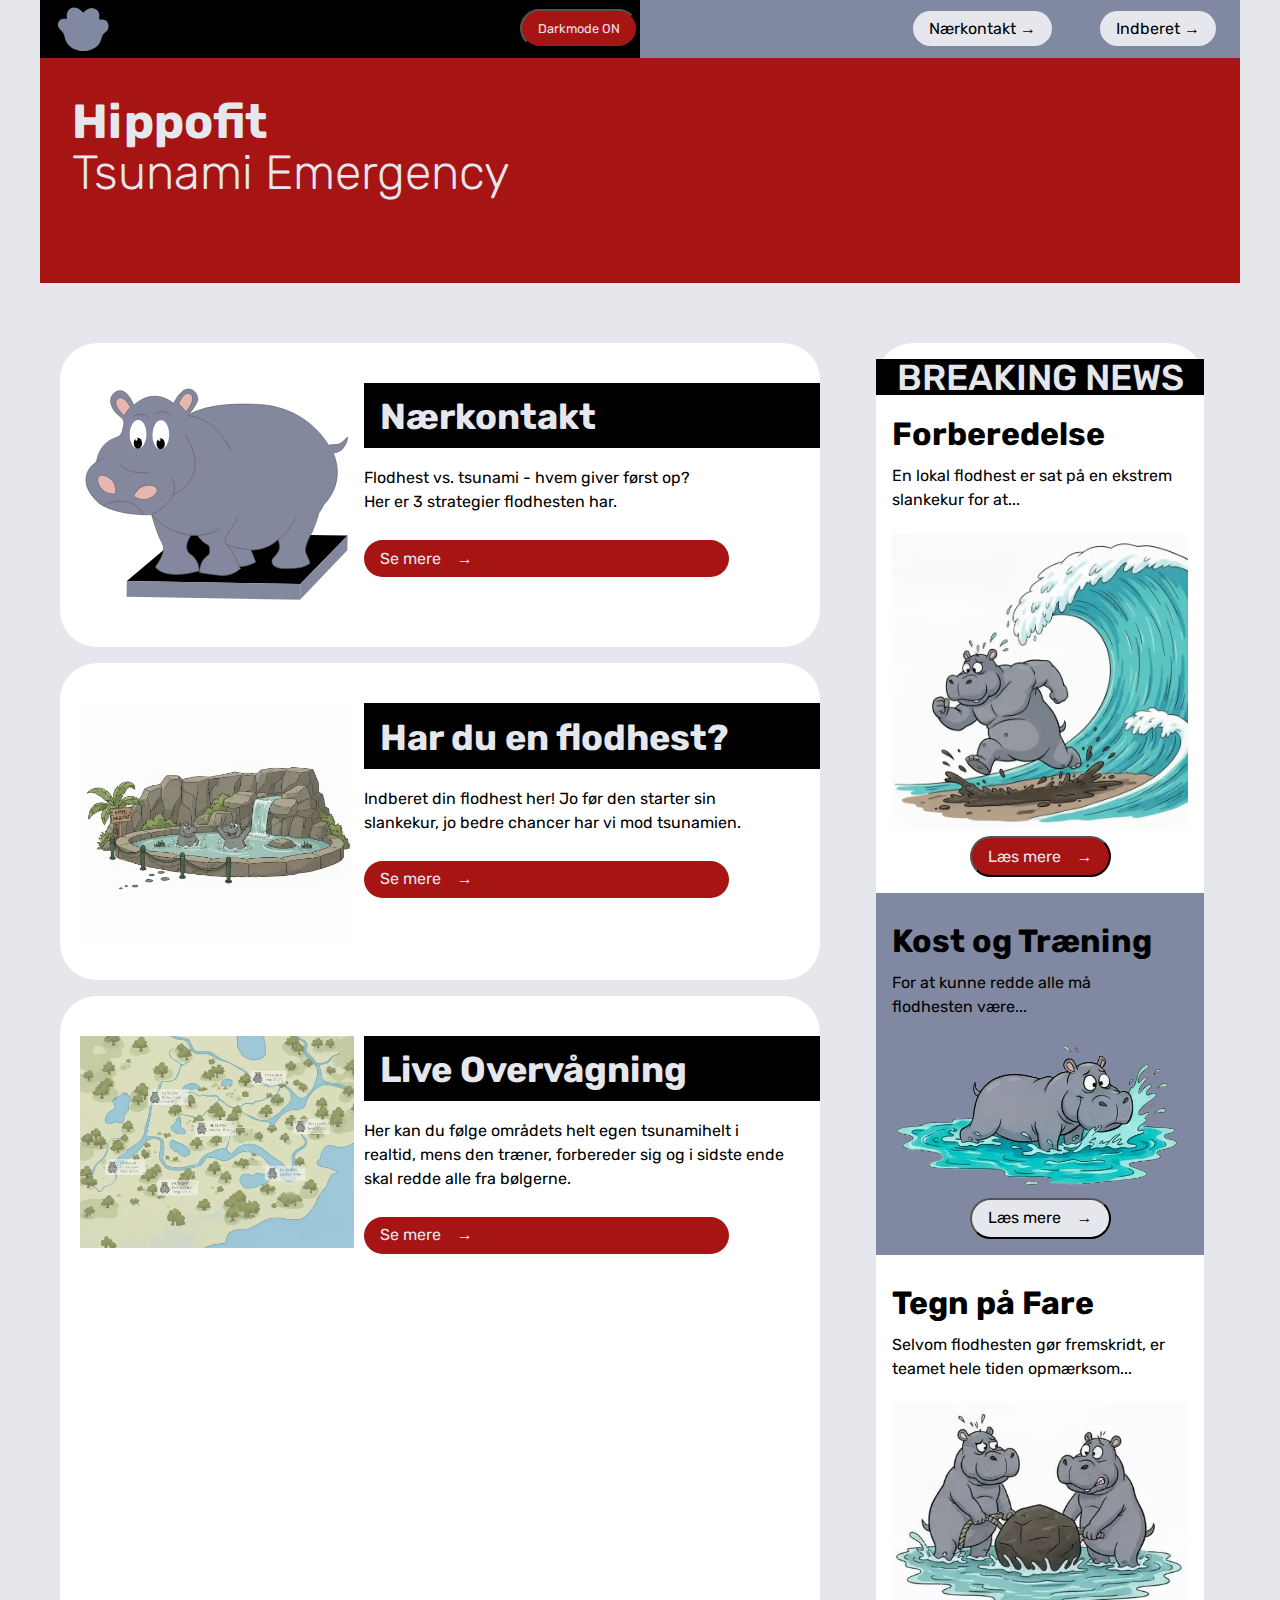
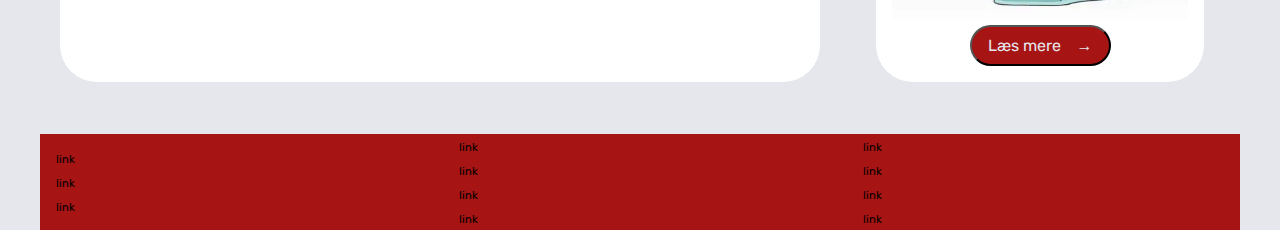
<file: index.html>
<!DOCTYPE html>
<html lang="da">
  <head>
    <meta charset="UTF-8" />
    <meta http-equiv="X-UA-Compatible" content="IE=edge" />
    <meta name="viewport" content="width=device-width, initial-scale=1.0" />
    <link rel="stylesheet" href="css/reset.css" />
    <link rel="stylesheet" href="css/custom.css" />
    <link rel="stylesheet" href="css/fonts.css" />
    <link rel="stylesheet" href="css/general.css" />
    <link rel="stylesheet" href="css/layout.css" />
    <link rel="stylesheet" href="css/burger.css" />
    <link rel="stylesheet" href="css/cards.css" />
    <link rel="icon" type="image/png" href="img/hippo_logo_fav.png" />
    <title>Emergency Site</title>
  </head>
  <body id="frontpage">
    <header>
      <nav>
        <div id="logotype-wrapper" class="logo">
          <a href="index.html" aria-label="landingspage">
            <?xml version="1.0" encoding="UTF-8"?>
            <svg
              id="logo"
              xmlns="http://www.w3.org/2000/svg"
              version="1.1"
              viewBox="0 0 20 20"
            >
              <!-- Generator: Adobe Illustrator 29.7.1, SVG Export Plug-In . SVG Version: 2.1.1 Build 8)  -->
              <defs>
                <style>
                  .st0 {
                    fill: #8188a1;
                  }
                </style>
              </defs>
              <path
                class="st0"
                d="M9.96,3.95c1.31-1.19,2.37-2.18,4.3-1.49,2.48.89,1.36,3.77,1.77,4.09,2.37-.56,3.82,1.12,3.11,3.39-.33,1.08-1.3,1.27-1.87,2.13-.66,1.01-.67,2.64-1.6,3.62-3.18,3.34-9.26,3.09-11.78-.83-.69-1.07-.7-2.59-1.23-3.44C1.89,10.16.03,9.23.91,7.33c.8-1.71,3-1,3.12-1.24C3.31,1.76,7.47.57,9.96,3.95Z"
              />
            </svg>
          </a>
          <button id="toggle">Dark mode</button>
        </div>
        <ul class="menu">
          <li><a class="menuItem" href="instruction.html">Nærkontakt </a></li>
          <li><a class="menuItem" href="register.html">Indberet</a></li>
        </ul>

        <button class="burger">
          <span class="line"></span>
          <span class="line"></span>
          <span class="line"></span>
        </button>
      </nav>
    </header>
    <section id="main-disclamer">
      <div id="main-disclamer-content">
        <div>
          <h1>Hippofit</h1>
          <p class="sub">Tsunami Emergency</p>
        </div>
      </div>
    </section>
    <main>
      <section id="daily">
        <article class="daily_card">
          <img src="svg/Hippo_figma.svg" alt="teaser_img" />
          <div class="daily_text">
            <h2>Nærkontakt</h2>
            <p>
              Flodhest vs. tsunami - hvem giver først op? <br />
              Her er 3 strategier flodhesten har.
            </p>
            <details name="my-detail">
              <summary class="cta_btn">Se mere</summary>
              <div class="detail">
                <p>
                  Balancér vægt, energi og smidighed - hold flodhesten let,
                  stærk og smidig, så den kan bevæge sig frit og handle
                  kraftfuldt uden at blive tung eller stiv.
                </p>
                <p>
                  Strategisk brug af flodhestens styrke kan stoppe bølgen. Med
                  omtanke bliver hver handling præcis og effektiv, selv i de
                  mest uforudsigelige situationer.
                </p>
                <p>
                  Byg styrke og muskelmasse hurtigt, så flodhesten kan modstå
                  tsunamien. Robusthed og kraft giver evnen til at møde selv
                  ekstreme udfordringer.
                </p>
              </div>
            </details>
          </div>
        </article>
        <article class="daily_card">
          <img src="img/Hippo_zoo.webp" alt="zoo_img" />
          <div class="daily_text">
            <h2>Har du en flodhest?</h2>
            <p>
              Indberet din flodhest her! Jo før den starter sin slankekur, jo
              bedre chancer har vi mod tsunamien.
            </p>
            <details name="my-detail">
              <summary class="cta_btn">Se mere</summary>
              <div class="detail">
                <p>
                  Når flodhesten bliver lettere, stærkere og smidigere, kan den
                  bevæge sig frit, handle med kraft og modstå selv de største
                  udfordringer. Tidlig indsats giver overskud og balance, så vi
                  sammen kan styre bølgerne og møde enhver udfordring med
                  energi, styrke og kontrol.
                </p>
              </div>
            </details>
          </div>
        </article>
        <article class="daily_card">
          <img src="img/Livemap.webp" alt="zoo_img" />
          <div class="daily_text">
            <h2>Live Overvågning</h2>
            <p>
              Her kan du følge områdets helt egen tsunamihelt i realtid, mens
              den træner, forbereder sig og i sidste ende skal redde alle fra
              bølgerne.
            </p>
            <details name="my-detail">
              <summary class="cta_btn">Se mere</summary>
              <div class="detail">
                <p>
                  Følg dens rejse dag for dag, oplev, hvordan energi,
                  koncentration og strategisk styrke smelter sammen med
                  smidighed og beslutsomhed, og se, hvordan helten til sidst
                  står klar til at redde alle fra katastrofen og skabe ro midt i
                  kaos."
                </p>
              </div>
            </details>
          </div>
        </article>
      </section>
      <section id="breaking">
        <article class="news_card">
          <h3>Forberedelse</h3>
          <p>En lokal flodhest er sat på en ekstrem slankekur for at...</p>
          <img src="img/Hippo_run.webp" alt="news_img" />
          <button class="cta_btn" popovertarget="popup-1">Læs mere</button>
          <div popover id="popup-1">
            <h2>Flodhesten kæmper</h2>
            <p>
              En lokal flodhest er sat på en ekstrem slankekur for at blive
              hurtigere og stærkere - ikke kun for sin egen skyld, men for at
              kunne redde alle i sit område fra en truende tsunami.
            </p>
            <img src="img/Hippo_run.webp" alt="run" />
            <p class="articlep">
              Dyrepassere, dyrlæger og katastrofeeksperter overvåger hver
              detalje af dens kost og træning. Hver dag svømmer flodhesten lange
              distancer, leger i vandet og styrker sine muskler, så den kan
              navigere hurtigt gennem oversvømmede områder og hjælpe andre dyr
              og mennesker i sikkerhed.
            </p>
          </div>
        </article>
        <article class="news_card">
          <h3>Kost og Træning</h3>
          <p>For at kunne redde alle må flodhesten være...</p>
          <img src="img/hippo_water.webp" alt="news_img" />
          <button class="cta_btn" popovertarget="popup-2">Læs mere</button>
          <div popover id="popup-2">
            <h2>Kost og Træning</h2>
            <p>
              For at kunne redde alle må flodhesten være let, smidig og
              udholdende.
            </p>
            <img src="img/hippo_water.webp" alt="water" />
            <p class="articlep">
              Fibre og grøntsager erstatter sukkerholdige snacks, måltiderne
              deles op i små portioner, og daglige svømmeture træner både fart
              og styrke. Leg og hurtighedsøvelser forbereder flodhesten på at
              reagere på pludselige bølger og strømme, mens den guider andre til
              sikker grund.
            </p>
          </div>
        </article>
        <article class="news_card">
          <h3>Tegn på Fare</h3>
          <p>
            Selvom flodhesten gør fremskridt, er teamet hele tiden opmærksom...
          </p>
          <img src="img/Hippo_rock.webp" alt="news_img" />
          <button class="cta_btn" popovertarget="popup-3">Læs mere</button>
          <div popover id="popup-3">
            <h2>Tegn på Fare</h2>
            <p>
              Selvom flodhesten gør fremskridt, er teamet hele tiden opmærksom
              på tegn, der kan indikere, at den ikke når at blive tsunami-klar.
            </p>
            <img src="img/Hippo_rock.webp" alt="rock" />
            <div class="article">
              <p class="articlep">
                Eksperterne overvåger flodhestens fysiske tilstand minutiøst,
                for enhver lille svaghed kan få katastrofale konsekvenser.
                Langsomme bevægelser på land eller i vandet, små fedtdepoter,
                der nedsætter smidigheden, og kortpustethed efter blot få
                minutters aktivitet er alle alvorlige advarsler om, at
                flodhesten måske ikke når frem til alle, der er afhængige af
                dens indsats.
              </p>
              <p class="articlep">
                Redningsholdet ved, at tiden er knap, og at selv et sekunds
                forsinkelse kan ændre udfaldet for de dyr og mennesker, der skal
                reddes. Hver ændring i flodhestens energi, humør eller
                reaktionsevne bliver straks rapporteret og analyseret. Selv de
                mindste tegn på træthed udløser nye justeringer i træning og
                kost, så helten kan få maksimal styrke og smidighed i tide.
              </p>
            </div>
          </div>
        </article>
      </section>
    </main>

    <footer>
      <nav class="some">
        <ul>
          <li><a href=""></a></li>
          <li><a href="">link</a></li>
          <li><a href="">link</a></li>
          <li><a href="">link</a></li>
        </ul>
      </nav>
      <nav class="another">
        <ul>
          <li><a href="">link</a></li>
          <li><a href="">link</a></li>
          <li><a href="">link</a></li>
          <li><a href="">link</a></li>
        </ul>
      </nav>
      <nav class="yetanother">
        <ul>
          <li><a href="">link</a></li>
          <li><a href="">link</a></li>
          <li><a href="">link</a></li>
          <li><a href="">link</a></li>
        </ul>
      </nav>
    </footer>
    <script src="js/burger.js"></script>
    <script src="js/darkmode.js"></script>
    <!-- <script src="js/main.js"></script> -->
  </body>
</html>
</file>
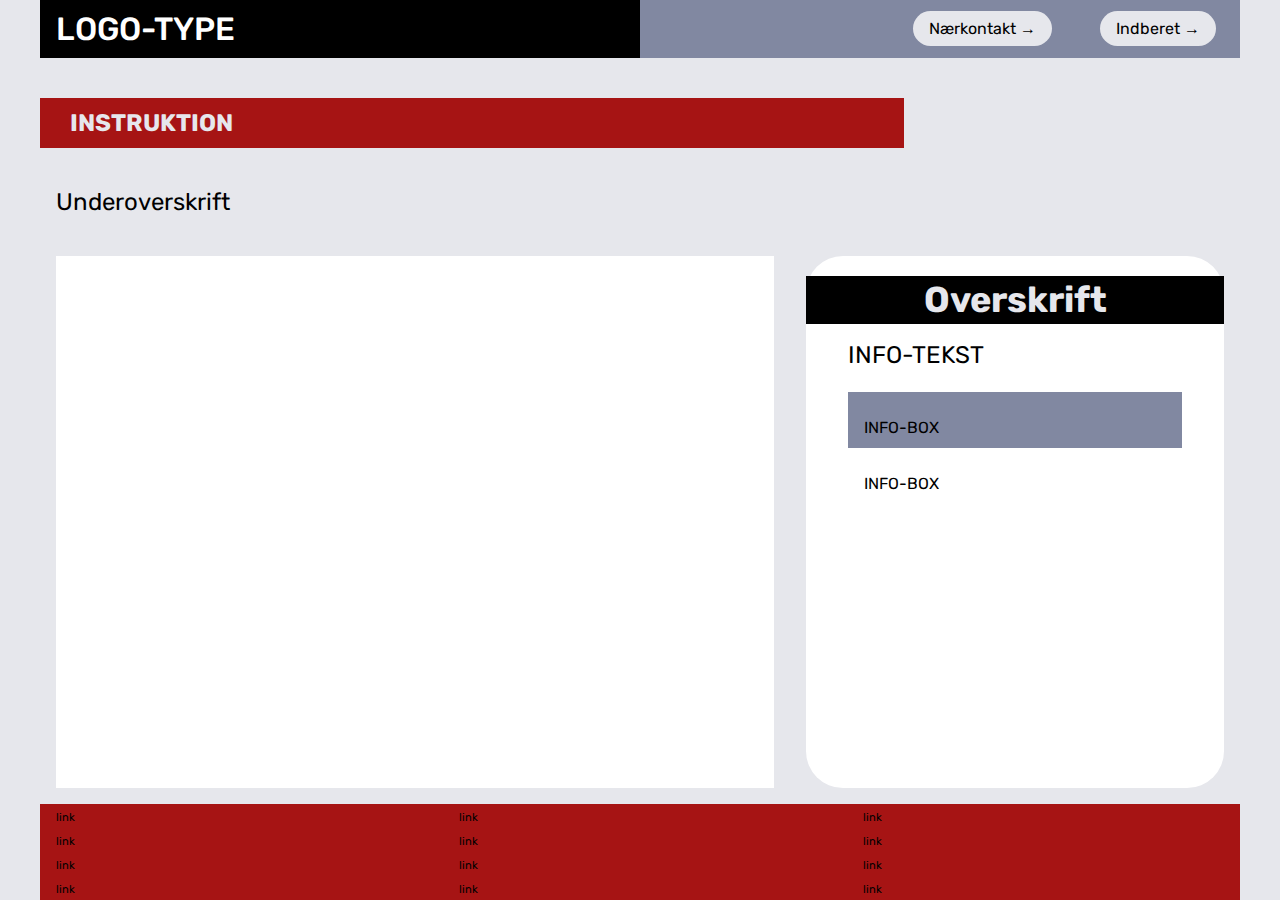
<file: instruction.html>
<!DOCTYPE html>
<html lang="en">
  <head>
    <meta charset="UTF-8" />
    <meta http-equiv="X-UA-Compatible" content="IE=edge" />
    <meta name="viewport" content="width=device-width, initial-scale=1.0" />
    <link rel="stylesheet" href="css/reset.css" />
    <link rel="stylesheet" href="css/custom.css" />
    <link rel="stylesheet" href="css/fonts.css" />
    <link rel="stylesheet" href="css/general.css" />
    <link rel="stylesheet" href="css/layout.css" />
    <link rel="stylesheet" href="css/burger.css" />
    <link rel="stylesheet" href="css/cards.css" />
    <link rel="stylesheet" href="css/infographic.css" />
    <link rel="icon" type="image/png" href="img/fav.png" />
    <title>Emergency Site</title>
  </head>
  <body id="instruction">
    <header>
      <nav>
        <div id="logotype-wrapper" class="logo">
          <a href="index.html"> LOGO-TYPE </a>
        </div>
        <ul class="menu">
          <li><a class="menuItem" href="instruction.html">Nærkontakt </a></li>
          <li><a class="menuItem" href="register.html">Indberet</a></li>
        </ul>
        <button class="burger">
          <span class="line"></span>
          <span class="line"></span>
          <span class="line"></span>
        </button>
      </nav>
    </header>

    <main>
      <h1>INSTRUKTION</h1>
      <p>Underoverskrift</p>
      <section class="info-graphic"></section>
      <section class="info-text">
        <h2>Overskrift</h2>
        <article>
          <p class="placeholder">INFO-TEKST</p>
        </article>
        <aside id="efficiency" class="info-box">INFO-BOX</aside>
        <aside id="requirement" class="info-box">INFO-BOX</aside>
      </section>
    </main>

    <footer>
      <nav class="some">
        <ul>
          <li><a href="">link</a></li>
          <li><a href="">link</a></li>
          <li><a href="">link</a></li>
          <li><a href="">link</a></li>
        </ul>
      </nav>
      <nav class="another">
        <ul>
          <li><a href="">link</a></li>
          <li><a href="">link</a></li>
          <li><a href="">link</a></li>
          <li><a href="">link</a></li>
        </ul>
      </nav>
      <nav class="yetanother">
        <ul>
          <li><a href="">link</a></li>
          <li><a href="">link</a></li>
          <li><a href="">link</a></li>
          <li><a href="">link</a></li>
        </ul>
      </nav>
    </footer>
    <script src="js/burger.js"></script>
    <!-- <script src="js/main.js"></script> -->
  </body>
</html>
</file>
<file: css/custom.css>
:root {
  /* Colours */
  --color-bg: light-dark(#e6e7ec, #707070); /* page background /*

  /* Header */
  --color-head-bg: #a61414;

  /* Logotype */
  --color-logotype-bg: light-dark(#000, #272727);
  --color-text-logotype: #ffffff;
  --font-logotype-size: 2rem;

  /* Global menu */
  --color-menu-bg: #8188a1;
  /* Links */
  --color-link-bg: light-dark(#e6e7ec, #272727);
  --color-link-hover: #a61414; /* used */
  --color-link-active: #a61414; /* used */
  --border-radius-links: 37px;

  /* Headlines og rubrik */
  --font-h1-size: 3rem;
  --font-sub1-size: 3rem;
  --font-h2-size: 1.5rem;
  --font-h3-size: 2.25rem;
  --color-headline-bg: light-dark(#000, #e6e7ec);
  --color-headline-text-page: light-dark(#e6e7ec, #272727);

  /* Tekst */
  --color-text: light-dark(#000, #e6e7ec);
  --color-text-inverted: light-dark(#e6e7ec, #272727);

  /*  Marginer */
  --margin-head-bottom: 40px;

  /* Borders */
  --border-radius: 37px;

  /* SVG */

  --color-svg: light-dark(#8188a1, #e6e7ec);

  /* Cards */
  --color-card-bg: light-dark(#ffff, #272727);
  --color-cta-card-bg: #a61414;
  /* news-cards */
  --color-news-bg: light-dark(#ffffff, #494949);
  --color-news-bg-inverted: light-dark(#8188a1, #272727);
  --color-cta-newscard-bg: #a61414;
  --color-cta-newscard-bg-inverted: light-dark(#e6e7ec, #a61414);

  /* Fonts */
  --font-family-sans: "Rubik", ui-sans-serif;
  --font-weight-light: 300;
  --font-weight-regular: 400;
  --font-weight-medium: 500;
  --font-weight-bold: 700;

  /* Text sizes */
  --logotype-size: 1rem;
  --headline1-size: 2rem;
  --headline2-size: 2.25rem;
  --headline3-size: 2rem;
  --bodytext-size: 1rem;
  --cta-text-size: 1rem;
  --followup-text-size: 1rem;
  --form-submit-size: 1rem;

  /* Infographics */
  --color-info-bg: light-dark(#ffffff, #272727);
  --color-infobox-1-bg: #8188a1;
  --color-infobox-2-bg: #ffffff;

  /* Footer */
  --color-footer: #a61414;
}
</file>
<file: css/fonts.css>
@font-face {
  font-family: "Rubik";
  src: url("../fonts/Rubik-VariableFont_wght.woff2") format("woff2"), url("/fonts/Rubik-Regular.woff") format("woff");
  font-weight: var(--font-weight-regular);
  font-style: normal;
}

@font-face {
  font-family: "Rubik";
  src: url("../fonts/Rubik-VariableFont_wght.woff2") format("woff2");
  font-weight: var(--font-weight-bold);
  font-style: normal;
}

@font-face {
  font-family: "Rubik";
  src: url("../fonts/Rubik-VariableFont_wght.woff2") format("woff2");
  font-weight: var(--font-weight-light);
  font-style: normal;
}
@font-face {
  font-family: "Rubik";
  src: url("../fonts/Rubik-VariableFont_wght.woff2") format("woff2");
  font-weight: var(--font-weight-medium);
  font-style: normal;
}
</file>
<file: css/general.css>
html {
  color-scheme: light;
  font-family: var(--font-family-sans);
  color: var(--color-text);
  background-color: var(--color-bg);
}

html.dark {
  color-scheme: dark;
}

header {
  height: min-content;
}

#main-disclamer {
  height: 225px;
  background-color: var(--color-head-bg);
  display: flex;
  justify-content: flex-start;
  align-items: center;
  padding-left: 2rem;
  padding-bottom: 2%;
  margin-bottom: var(--margin-head-bottom);
}

#main-disclamer-content {
  display: flex;
  column-gap: 1rem;
}

main section {
  padding: 20px;
  border-radius: var(--border-radius);
}

#mund,
#mave,
#ben {
  padding: 10px 50px 10px 50px;
  color: white;
  background-color: #a61414;
  font-family: "Orbitron", sans-serif;
  font-size: 20px;
  font-style: normal;
  margin: 10px;
  margin-top: 38px;
  cursor: pointer;
}

#submit {
  display: grid;
  gap: 10px;
  width: 500px;
  margin: 0 auto;
  font-family: "Orbitron", sans-serif;
  padding: 10px 200px 10px 200px;
  background-color: #a61414;
  color: white;
  font-family: "Orbitron", sans-serif;
  cursor: pointer;
}

.buttons {
  display: grid;
  grid-template-columns: repeat(3, 1fr);
  align-items: center;
  justify-content: center;
}

#toggle {
  display: flex;
  align-items: center;
  justify-content: center;
  padding: 0.5rem 1rem;
  border-radius: 37px;
  font-size: 0.8rem;
  width: auto;
  max-width: 150px;
  background-color: #a61414;
  color: #e6e7ec;
  cursor: pointer;
  margin-left: 410px;
}

h1 {
  font-size: var(--font-h1-size);
  font-weight: var(--font-weight-bold);
  color: var(--color-text-inverted);
  margin: 5px 0;
  line-height: 1.3rem;
  text-align: left;
}

#instruction h1,
#register h1 {
  margin: 40px 0 20px 0;
  padding: 15px 30px;
  background-color: var(--color-head-bg);
  font-size: var(--font-h2-size);
}

#instruction p {
  grid-column: 1/-1;
  margin-bottom: 20px;
  font-size: var(--font-h2-size);
}

.sub {
  font-size: var(--font-sub1-size);
  font-weight: var(--font-weight-light);
  color: var(--color-text-inverted);
}

h2 {
  font-size: var(--headline2-size);
}

h3 {
  font-size: var(--headline3-size);
}

main > h1 {
  width: calc(80% - 6rem);
}

/* NAVIGATION STRUCTURES */
header > nav {
  height: 100%;
  background-color: var(--color-menu-bg);
}

nav ul {
  list-style: none;
}

a {
  font-family: var(--font-family-sans);
}

nav a {
  text-decoration: none;
  color: var(--color-text);
}

/* Måske skal du lave en ny regel for logotype-wrapper, når du har lavet din logotype */
#logotype-wrapper {
  background-color: var(--color-logotype-bg);
  display: flex;
  justify-content: flex-start;
  align-items: center;
  height: 3.6rem;
}

#logotype-wrapper > a {
  color: var(--color-text-logotype);
  font-size: var(--font-logotype-size);
  font-weight: var(--font-weight-medium);
  width: max-content;
  margin-left: 1rem;
}

#logo {
  max-height: 3.4rem;
  max-width: 3.4rem;
  align-content: center;
  justify-self: center;
}

svg .st0 {
  fill: var(--color-svg);
}

/* Global menu */
header nav li a {
  margin: 1.5rem;
  background-color: var(--color-link-bg);
  color: var(--color-text);
  font-size: var(--followup-text-size);
  padding: 0.5rem 1rem;
  border-radius: var(--border-radius-links);
}

/* Pilen efter menu-tekst */
header > nav li > a:after {
  content: " \2192";
}

/* Global menu hover effekt - Lav den om til det, du synes */
nav a:hover {
  background-color: var(--color-link-hover);
}

nav a:active {
  background-color: var(--color-link-active);
}

/* FOOTER */
footer a {
  font-size: 0.7rem;
}

footer {
  background-color: var(--color-footer);
}
</file>
<file: css/layout.css>
/* LAYOUT FOR MAIN CONTENT */
body {
  display: grid;
  grid-template-rows: auto 1fr auto;
  height: 100vh;
  max-width: 1200px;
  margin: 0 auto;
}
main {
  display: grid;
  row-gap: 1rem;
}
main > *:not(:first-child) {
  margin: 0 1rem;
}
main {
  grid-template-rows: min-content min-content 1fr min-content;
}
#instruction main {
  grid-template-rows: min-content min-content min-content 1fr min-content;
}
/* LAYOUT FOR HEADER AND FOOTER */
footer {
  display: grid;
  gap: 10px;
}
header nav,
footer nav {
  display: flex;
  justify-content: space-between;
  align-items: center;
}
header nav > * {
  flex: 1;
}
nav ul {
  display: flex;
  justify-content: flex-end;
}
header ul {
  height: 100%;
  width: clamp(175px, 50%, 300px);
}
footer ul {
  flex-direction: column;
  padding-left: 1rem;
}

/* LAYOUT FOR SECTIONS */
#daily,
#breaking {
  display: grid;
}
#daily {
  grid-template-rows: repeat(2, minmax(200px, min-content));
  gap: 1rem;
}
#breaking {
  grid-template-rows: repeat(auto-fit, minmax(50px, min-content));
  gap: 0;
}

@media (width > 600px) {
  #frontpage > main {
    grid-template-columns: 6fr 3fr;
    grid-template-rows: auto 1fr auto;
  }
  #instruction > main,
  #register > main {
    grid-template-columns: 5fr 3fr;
    grid-template-rows: auto auto 1fr auto;
  }

  .qr {
    order: 1;
  }

  h1 {
    grid-column: 1 / -1;
  }
  footer {
    grid-template-columns: 1fr 1fr 1fr;
  }
}
</file>
<file: css/burger.css>
.burger {
  width: 30px;
  height: 20px;
  cursor: pointer;
}

.burger .line {
  display: block;
  width: 100%;
  height: 2px;
  background-color: #333333;
  margin-bottom: 5px;
  transition: 0.2s linear;
}
.burger {
  display: none;
}
@media screen and (width < 800px) {
  .menu {
    display: none;
  }
  .logo {
    flex: 0 0 50vw;
  }
  .burger {
    display: block;
    background-color: transparent;
    border: 0;
    flex: 0 0 auto;
    margin: 0 20px;
  }
  .burger.active .line:nth-child(1) {
    transform: rotate(45deg) translate(5px, 5px);
    transition: 0.2s linear;
  }
  .burger.active .line:nth-child(2) {
    opacity: 0;
    transition: 0.15s linear;
  }
  .burger.active .line:nth-child(3) {
    transform: rotate(-45deg) translate(5px, -5px);
    transition: 0.2s linear;
  }
  nav.active .menu {
    display: block;
    background-color: var(--color-menu-bg);
    position: absolute;
    top: 3.6rem;
    right: 0;
    width: clamp(200px, 50vw, 400px);
    z-index: 1;
    opacity: 0.8;
  }
  header > nav li > a:after {
    content: "";
  }
  nav.active .menu li {
    margin: 40px 20px;
    text-align: right;
  }
  nav.active .menu a {
    font-size: 24px;
  }
}
</file>
<file: css/cards.css>
.daily_card {
  background-color: var(--color-card-bg);
  display: grid;
  grid-template-columns: 3fr 5fr;
  gap: 10px;
  padding: 40px 0 40px 20px;
  border-radius: var(--border-radius);
  height: minmax(200px, min-content);
}
.daily_text {
  display: grid;
  grid-template-rows: repeat(3, min-content);
  gap: 10px;
}
.daily_text h2 {
  background-color: var(--color-headline-bg);
  color: var(--color-text-inverted);
  padding: calc(1.1rem / 1.5) 0 calc(1.1rem / 2) 1rem;
  margin: 0 0 0.5rem 0;
}
.daily_text p {
  padding-right: 2rem;
  margin: 0 0 1rem 0;
}
.daily_text .cta_btn {
  justify-self: left;
  width: 80%;
}
.daily_img {
  width: 100%;
  height: 100%;
  object-fit: cover;
}
.news_card {
  background-color: var(--color-news-bg);
  display: grid;
  grid-template-rows: repeat(min-content);
  gap: 0.4rem;
  padding: 1rem 0;
  height: minmax(300px, min-content);
}
.news_card:nth-child(2n) {
  background-color: var(--color-news-bg-inverted);
}
.news_card > * {
  padding: 0 1rem;
}
.news_card h3 {
  margin: 0.5rem 0 0 0;
}
.news_card p {
  margin: 0 0 1rem 0;
}
.news_card:first-child:before {
  content: "BREAKING NEWS";
  background-color: var(--color-headline-bg);
  color: var(--color-headline-text-page);
  font-size: var(--font-h3-size);
  font-weight: var(--font-weight-medium);
  text-align: center;
  line-height: 1rem;
  padding: calc(1.1rem / 1.5) 0 calc(1.1rem / 2) 0;
}
.news_card:first-child {
  border-radius: var(--border-radius) var(--border-radius) 0 0;
}
.news_card:last-child {
  border-radius: 0 0 var(--border-radius) var(--border-radius);
}

.news_card .cta_btn {
  justify-self: center;
}
.cta_btn {
  display: inline-block;
  padding: 0.4rem 1rem;
  background-color: var(--color-cta-card-bg);
  color: var(--color-text-inverted);
  text-decoration: none;
  width: max-content;
  border-radius: var(--border-radius);
}
.news_card .cta_btn {
  background-color: var(--color-cta-newscard-bg);
}
.news_card:nth-of-type(2n) .cta_btn {
  background-color: var(--color-cta-newscard-bg-inverted);
  color: var(--color-text);
}
.cta_btn:after {
  content: "\2192";
  margin-left: 1rem;
}
</file>
<file: css/infographic.css>
#head-txt {
  fill: rgb(54, 54, 54);
}
.info-graphic,
.info-text {
  background-color: var(--color-info-bg);
  padding: 20px 0;
}
.info-graphic {
  border-radius: 0;
  margin: 60px auto 80px auto;
}
.info-text h2 {
  line-height: 3rem;
  text-align: center;
  background-color: var(--color-headline-bg);
  color: var(--color-headline-text-page);
  margin-bottom: 1rem;
}
.info-text h3 {
  font-size: 0.8rem;
  line-height: 0.8rem;
  font-weight: 600;
  margin: 0;
  padding: 0;
}
.info-text > *:not(:first-child) {
  margin: 0 clamp(1rem, 10%, 7rem);
}
.info-text p {
  font-size: 0.8rem;
  line-height: 1.3;
  margin: 0 0 1.2rem 0;
  padding: 0;
}
.info-box {
  padding: 1.5rem 1rem 0.5rem 1rem;
  background-color: var(--color-infobox-1-bg);
}
.info-box:nth-of-type(2n) {
  background-color: var(--color-infobox-2-bg);
}
</file>
